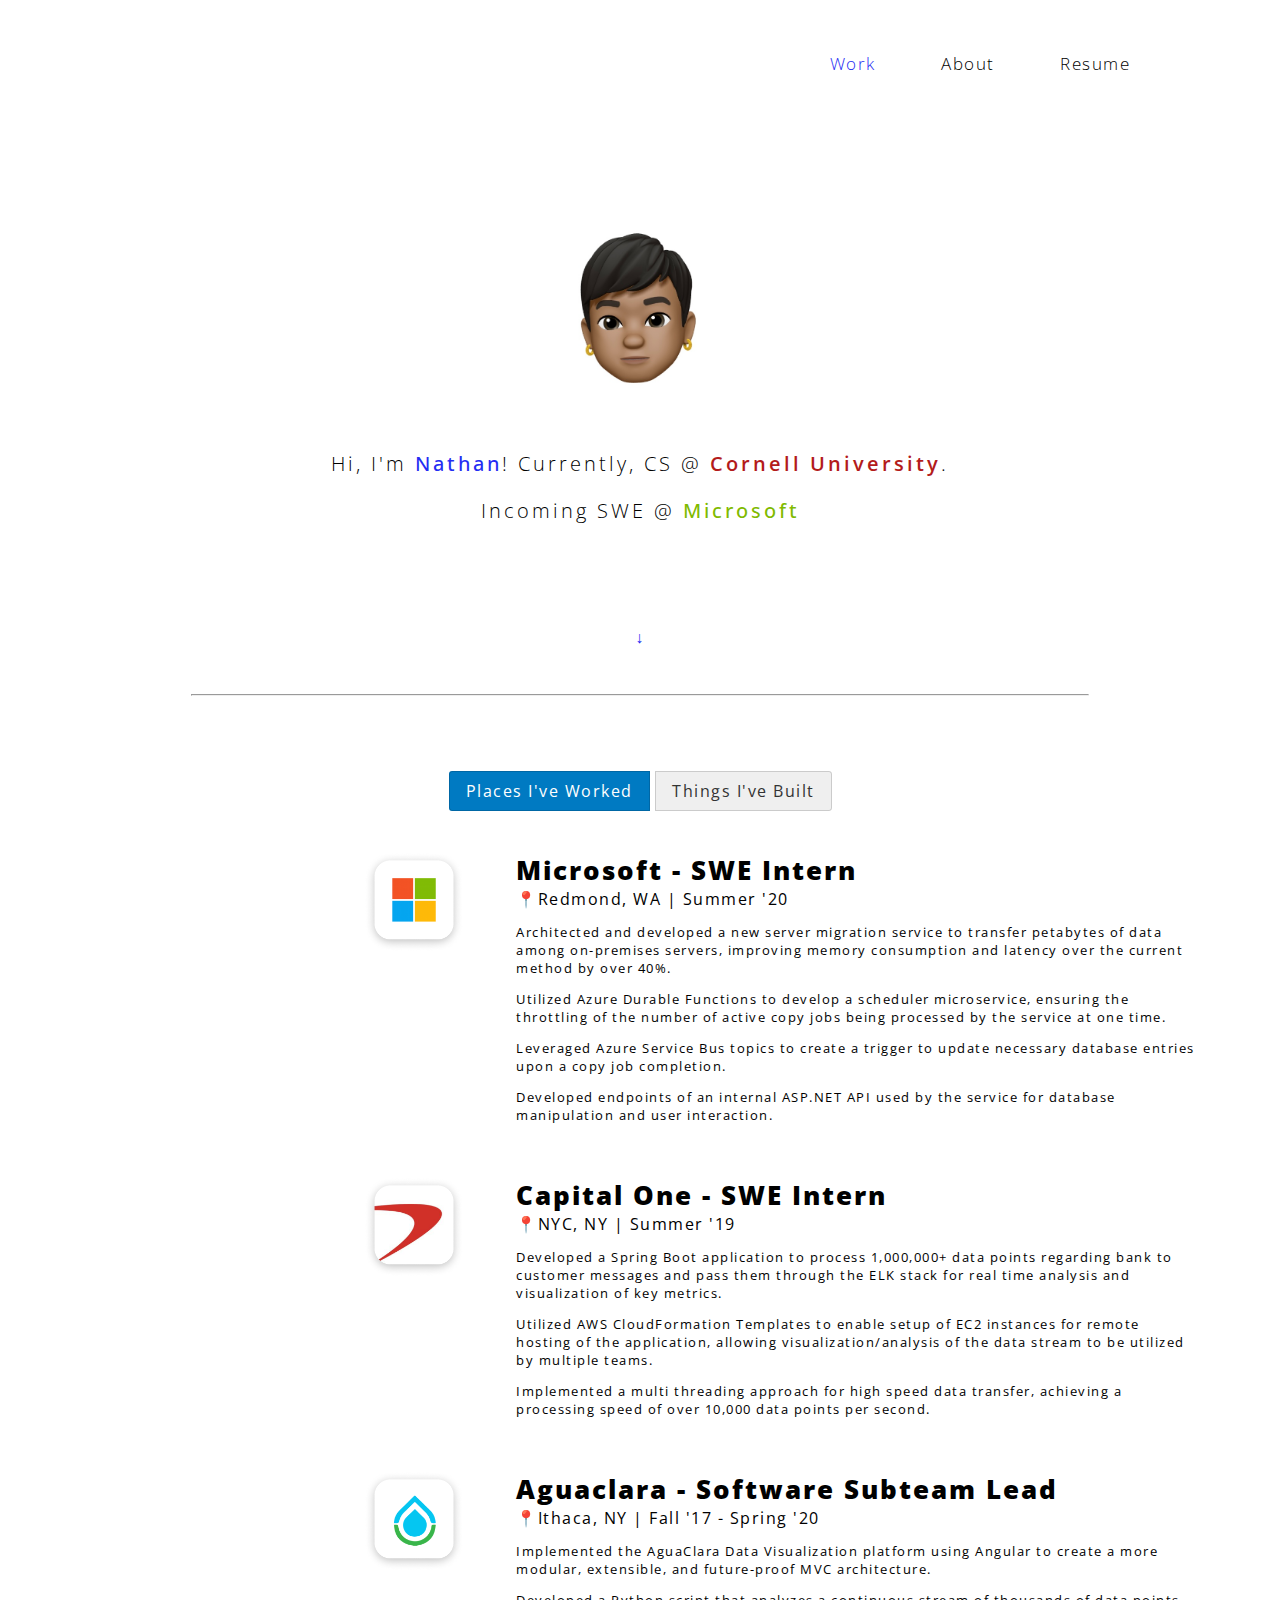
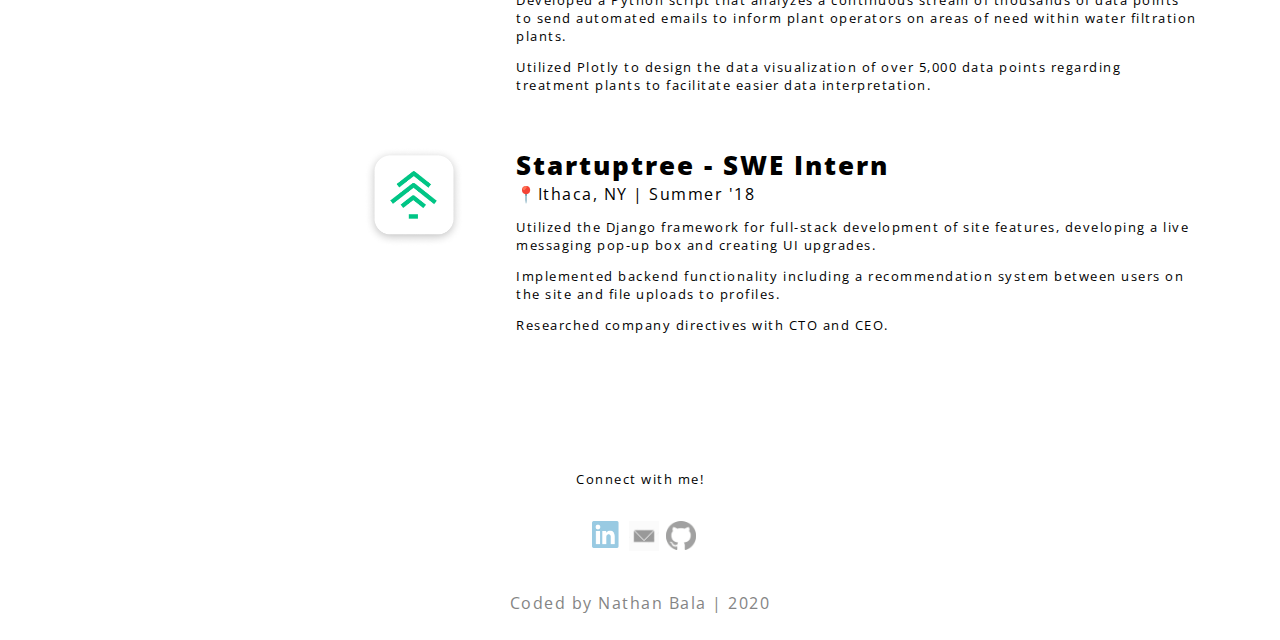
<file: index.html>
<!DOCTYPE html>
<html>

<head>
  <meta charset="UTF-8" />
  <meta name="viewport" content="width=device-width, initial-scale=1" />
  <script src="https://ajax.googleapis.com/ajax/libs/jquery/3.4.1/jquery.min.js"></script>
  <link rel="stylesheet" type="text/css" href="styles/all.css" media="all" />
  <link rel="shortcut icon" href="pictures/fav.png" />
</head>

<div style="width:100vw;
   height:100vh;">
<body>
  <br>

  <nav style="float: right; margin-right: 100px; margin-top: 10px" id="menu">
    <ul>
    <li class=navhover><a class =current_page href="index.html" style="color: #252CF3; font-size: 17px;">Work</a></li>
    <p class=inline> </p>
      <li class = navhover><a href="about.html" style="font-size: 17px;">About</a></li>
    <p class=inline> </p>
    <li class=navhover> <a href =https://drive.google.com/file/d/1cPNRyimsZ0O4V-gSvSApREAiOGwYm933/view?usp=sharing target="_blank" style="font-size: 17px;">Resume</a></li>
    </ul>
  </nav>

<header>
</header>

<br>
<br>
<br>
<br>
  <img src="pictures/man_apple1.png" alt="mancomputer" style="display: block;
  margin-left: auto;
  margin-right: auto;
  max-height:20%;
  max-width:20%">


  <p class='emph' style="margin-top: 50px">Hi, I'm <span class=' pink'>Nathan</span>! Currently, CS @ <span style="color: #B31B1B; font-weight: 600;">Cornell University</span>.</p>
<p class='emph'>Incoming SWE @ <span class=' pink' style="color: #7FBA00">Microsoft</span> </p>

<br>
<br>
<br>
<p class='bounce' style="color: #252CF3;">↓</p>
<br>
<hr style="background-color: #ededed; color: black; width: 70%; ">
<br>
<br>




<div id="toggle_area">
  <div class="switch-field" style='text-align: center; padding-bottom: 30px'>
    <input type="radio" id="switch_left" name="switch_2" value="yes" checked onclick='switch_to_Experience()'/>
    <label for="switch_left">Places I've Worked</label>
    <input type="radio" id="switch_right" name="switch_2" value="no" onclick='switch_to_Project()'/>
    <label for="switch_right">Things I've Built</label>
  </div>
</div>
<div id="experience">
  <div class="row">
    <div class="column left">
      <a href="https://microsoft.com" target="_blank">
    <img class=work src="pictures/microsoft_icon.png" alt="nah" style="width: 100px;
    height: auto;
    padding-left: 185%;
    max-width: 100%;
    transition: transform 0.2s;
    padding-bottom: 40px;"/>
    </a>
    </div>
  <div class="column right" style="padding-left: 25%">
      <h3 style='margin-top:0px; padding-top: 0px;'> Microsoft - SWE Intern</h3>
      <a style='margin-top:0px; padding-top: 0px;'> 📍Redmond, WA | Summer '20</a>
      <p style="text-align: left; font-size:13px"> Architected and developed a new server migration service to transfer petabytes of data among on-premises servers, improving memory consumption and latency over the current method by over 40%.</p>
      <p style="text-align: left; font-size:13px"> Utilized Azure Durable Functions to develop a scheduler microservice, ensuring the throttling of the number of active copy jobs being processed by the service at one time.</p>
      <p style="text-align: left; font-size:13px"> Leveraged Azure Service Bus topics to create a trigger to update necessary database entries upon a copy job completion.</p>
      <p style="text-align: left; font-size:13px"> Developed endpoints of an internal ASP.NET API used by the service for database manipulation and user interaction.</p>
  </div>
  </div>
  <div class="row">
    <div class="column left">
      <a href="https://www.capitalone.com/tech/" target="_blank">
      <img class=work src="pictures/capitalone_icon.png" alt="nah" style="width: 100px;
      height: auto;
      padding-left: 185%;
      max-width: 100%;
      transition: transform 0.2s;
      padding-bottom: 40px;"/>
    </a>
    </div>
  <div class="column right" style="padding-left: 25%">
      <h3 style='margin-top:0px; padding-top: 0px; '> Capital One - SWE Intern</h3>
      <a style='margin-top:0px; padding-top: 0px;'> 📍NYC, NY | Summer '19</a>
      <p style="text-align: left; font-size:13px">Developed a Spring Boot application to process 1,000,000+ data points regarding bank to customer messages and pass them through the ELK stack for real time analysis and visualization of key metrics.</p>
      <p style="text-align: left; font-size:13px">Utilized AWS CloudFormation Templates to enable setup of EC2 instances for remote hosting of the application, allowing visualization/analysis of the data stream to be utilized by multiple teams.  </p>
      <p style="text-align: left; font-size:13px">Implemented a multi threading approach for high speed data transfer, achieving a processing speed of over 10,000 data points per second.  </p>

  </div>
  </div>

  <div class="row">
    <div class="column left">
      <a href="http://aguaclara.cornell.edu/" target="_blank">
      <img class=work src="pictures/aguaclara_icon.png" alt="nah" style="width: 100px;
      height: auto;
      padding-left: 185%;
      max-width: 100%;
      transition: transform 0.2s;
      padding-bottom: 40px;"/>
      </a>
    </div>
  <div class="column right" style="padding-left: 25%">
      <h3 style='margin-top:0px; padding-top: 0px;'> Aguaclara - Software Subteam Lead</h3>
      <a style='margin-top:0px; padding-top: 0px; '> 📍Ithaca, NY | Fall '17 - Spring '20</a>
      <p style="text-align: left; font-size:13px">Implemented the AguaClara Data Visualization platform using Angular to create a more modular, extensible, and future-proof MVC architecture.</p>
      <p style="text-align: left; font-size:13px">Developed a Python script that analyzes a continuous stream of thousands of data points to send automated emails to inform plant operators on areas of need within water filtration plants. </p>
      <p style="text-align: left; font-size:13px">Utilized Plotly to design the data visualization of over 5,000 data points regarding treatment plants to facilitate easier data interpretation.</p>
  </div>
  </div>

  <div class="row">
    <div class="column left">
      <a href="https://join.startuptree.co/" target="_blank">
      <img class=work src="pictures/startuptree_icon.png" alt="nah" style="width: 100px;
      height: auto;
      padding-left: 185%;
      max-width: 100%;
      transition: transform 0.2s;
      padding-bottom: 40px;"/>
    </a>
    </div>
  <div class="column right" style="padding-left: 25%">
      <h3 style='margin-top:0px; padding-top: 0px; '> Startuptree - SWE Intern</h3>
      <a style='margin-top:0px; padding-top: 0px;'> 📍Ithaca, NY | Summer '18</a>
      <p style="text-align: left; font-size:13px">Utilized the Django framework for full-stack development of site features, developing a live messaging pop-up box and creating UI upgrades. </p>
      <p style="text-align: left; font-size:13px">Implemented backend functionality including a recommendation system between users on the site and file uploads to profiles. </p>
      <p style="text-align: left; font-size:13px">Researched company directives with CTO and CEO.</p>
  </div>
  </div>
</div>

<div id="projects" style='display: none; padding-left:20px'>
  <div class="row"  style='padding-left:60px'>
    <div class="column left">
      <img class=work src="pictures/traffic.png" alt="nah" style="width: 250%;
      height: auto;
      padding-left: 145%%;
      transition: transform 0.2s;
      padding-bottom: 40px;"/>
    </div>
  <div class="column right" style="padding-left: 25%">
      <h3 style='margin-top:0px; padding-top: 0px;'>Human and Autonomous Vehicle Simulation, Calibration, and Optimization (HAVSIM)</h3>
      <a style='margin-top:0px; padding-top: 0px;'>Python</a>
      <a href="https://github.com/ronan-keane/havsim" target="_blank"> <img class='socialbutton' src="pictures/github_pic.png" alt="github icon"/></a>
      <p style="text-align: left; font-size:13px">Worked under Ronan Keane to develop HAVSIM, a differentiable traffic simulator for the calibration and optimization of microscopic (agent-based) traffic simulations.</p>
      <p style="text-align: left; font-size:13px">Implemented and tested various Deep Learning architectures such as convolutional neural networks and LSTMs to accurately predict vehicle trajectories in various situations based on surrounding parameters with 92% accuracy.</p>
      <p style="text-align: left; font-size:13px">Developed and tested calibration APIs for simulation of lane changing traffic flow models. </p>
  </div>
  </div>

  <div class="row"  style='padding-left:60px'>
    <div class="column left">
      <img class=work src="pictures/mariwanna.png" alt="nah" style="width: 250%;
      height: auto;
      padding-left: 145%%;
      transition: transform 0.2s;
      padding-bottom: 40px;"/>
    </div>
  <div class="column right" style="padding-left: 25%">
      <h3 style='margin-top:0px; padding-top: 0px; '>Mariwanna!</h3>
      <a style='margin-top:0px; padding-top: 0px;'>Python, Django, HTML, Javascript, CSS</a>
      <a href="https://github.com/jeffliu6/mariwanna" target="_blank"> <img class='socialbutton' src="pictures/github_pic.png" alt="github icon"/></a>
      <a href="https://mariwanna.herokuapp.com" target="_blank"> <img class='socialbutton' src="pictures/external_link.png" alt="link icon"/></a>
      <p style="text-align: left; font-size:13px">Developed a search engine using the Django web framework to recommend strains of medical marijuana based on users' conditions, desired, undesired effects, flavors, and aromas.</p>
      <p style="text-align: left; font-size:13px">Utilized Latent Dirichlet allocation for topic modeling to more accurately categorize and sort data.</p>
      <p style="text-align: left; font-size:13px">Implemented a custom version of cosine similarity to generate ranked results based off user input queries.</p>
  </div>
  </div>

  <div class="row"  style='padding-left:60px'>
    <div class="column left">
      <img class=work src="pictures/data_viz.png" alt="nah" style="width: 250%;
      height: auto;
      padding-left: 145%%;
      transition: transform 0.2s;
      padding-bottom: 40px;"/>
    </div>
  <div class="column right" style="padding-left: 25%">
      <h3 style='margin-top:0px; padding-top: 0px; '>Remain Silent</h3>
      <a style='margin-top:0px; padding-top: 0px; '>Javascript, HTML, CSS</a>
      <a href="https://github.com/nhbala/USA-PoliceKilling-Viz" target="_blank"> <img class='socialbutton' src="pictures/github_pic.png" alt="github icon"/></a>
      <a href="https://nhbala.github.io/USA-PoliceKilling-Viz/" target="_blank"> <img class='socialbutton' src="pictures/external_link.png" alt="link icon"/></a>
      <p style="text-align: left; font-size:13px">Created a data visualization that seeks to illustrate United States civilians' deaths at the hands of the American Police from 2015 to 2019.</p>
      <p style="text-align: left; font-size:13px">Implemented filters regarding how the individual was killed, if they were armed/fleeing, demographic/average income level of location where the killing took place, and ethnicity </p>
      <p style="text-align: left; font-size:13px">Helped create a second visualization to allow users to view the specific locations where these killings have taken place and filter these out by specific years.</p>
  </div>
</div>

<div class="row"  style='padding-left:60px;'>
  <div class="column left">
    <img class=work src="pictures/quick_maths.png" alt="nah" style="width: 250%;
    height: auto;
    padding-left: 145%%;
    transition: transform 0.2s;
    padding-bottom: 40px;"/>
  </div>
<div class="column right" style="padding-left: 25%">
    <h3 style='margin-top:0px; padding-top: 0px;'>Quick Maths</h3>
    <a style='margin-top:0px; padding-top: 0px;'>Python, Open CV, Tensorflow</a>
    <a href="https://github.com/nhbala/Quick_Maths" target="_blank"> <img class='socialbutton' src="pictures/github_pic.png" alt="github icon"/></a>
    <p style="text-align: left; font-size:13px">Implemented an artificial intelligence system in Python that evaluates handwritten math expressions and equations containing basic arithmetic operations, exponents and trigonometric functions.</p>
    <p style="text-align: left; font-size:13px">Developed a convolutional neural network that recognizes a wide array of different handwriting patterns for specific mathematical symbols. </p>
    <p style="text-align: left; font-size:13px">Utilized computer vision techniques to correctly recognize and separate individual components of expressions and equations. </p>
</div>
</div>

<div class="row"  style='padding-left:60px'>
  <div class="column left">
    <img class=work src="pictures/battle_ships.png" alt="nah" style="width: 250%;
    height: auto;
    padding-left: 145%%;
    transition: transform 0.2s;
    padding-bottom: 40px;"/>
  </div>
<div class="column right" style="padding-left: 25%">
    <h3 style='margin-top:0px; padding-top: 0px; '>Battleships</h3>
    <a style='margin-top:0px; padding-top: 0px;'>OCaml</a>
    <a href="https://github.com/nhbala/OCaml-BattleShips" target="_blank"> <img class='socialbutton' src="pictures/github_pic.png" alt="github icon"/></a>
    <p style="text-align: left; font-size:13px">Implemented the popular boardgame, BattleShips, in the functional programming language OCaml. Supports both a two player mode as well the ability to play against the computer at various difficulty levels</p>
    <p style="text-align: left; font-size:13px">Developed a GUI that dynamically updates based off moves made by the player or by the computer. Designed and built an AI that supported different difficulty levels for the one player mode, including algorithms that dictate the logic behind the difficulty of the AI player. </p>
</div>
</div>
</div>







<footer>
  <p style="text-align: middle; font-size:13px; padding-left: 300px; padding-top: 20px; padding-right:300px">
    Connect with me!
  </p>
  <div class="row socialfooter">
    <a href='https://www.linkedin.com/in/nathan-bala-19b2b612b/' target="_blank"><img class='socialbutton' src="pictures/link.png" alt="Linkedin Icon"/></a>
    <a href="mailto:nb378@cornell.edu"> <img class='socialbutton' src="pictures/email.jpg" alt="Email Icon"/></a>
    <a href="https://github.com/nhbala" target="_blank"> <img class='socialbutton' src="pictures/github_pic.png" alt="github icon"/></a>
  </div>
  <p id = footer> Coded by Nathan Bala | 2020 </p>
  </footer>

  <script>
  function switch_to_Experience() {
      $("#projects").fadeToggle("slow");
      $("#experience").fadeToggle("slow");
    }
    function switch_to_Project() {
      $("#projects").fadeToggle("slow");
      $("#experience").fadeToggle("slow");
    }

  </script>

</body>
</div>

</html>
</file>
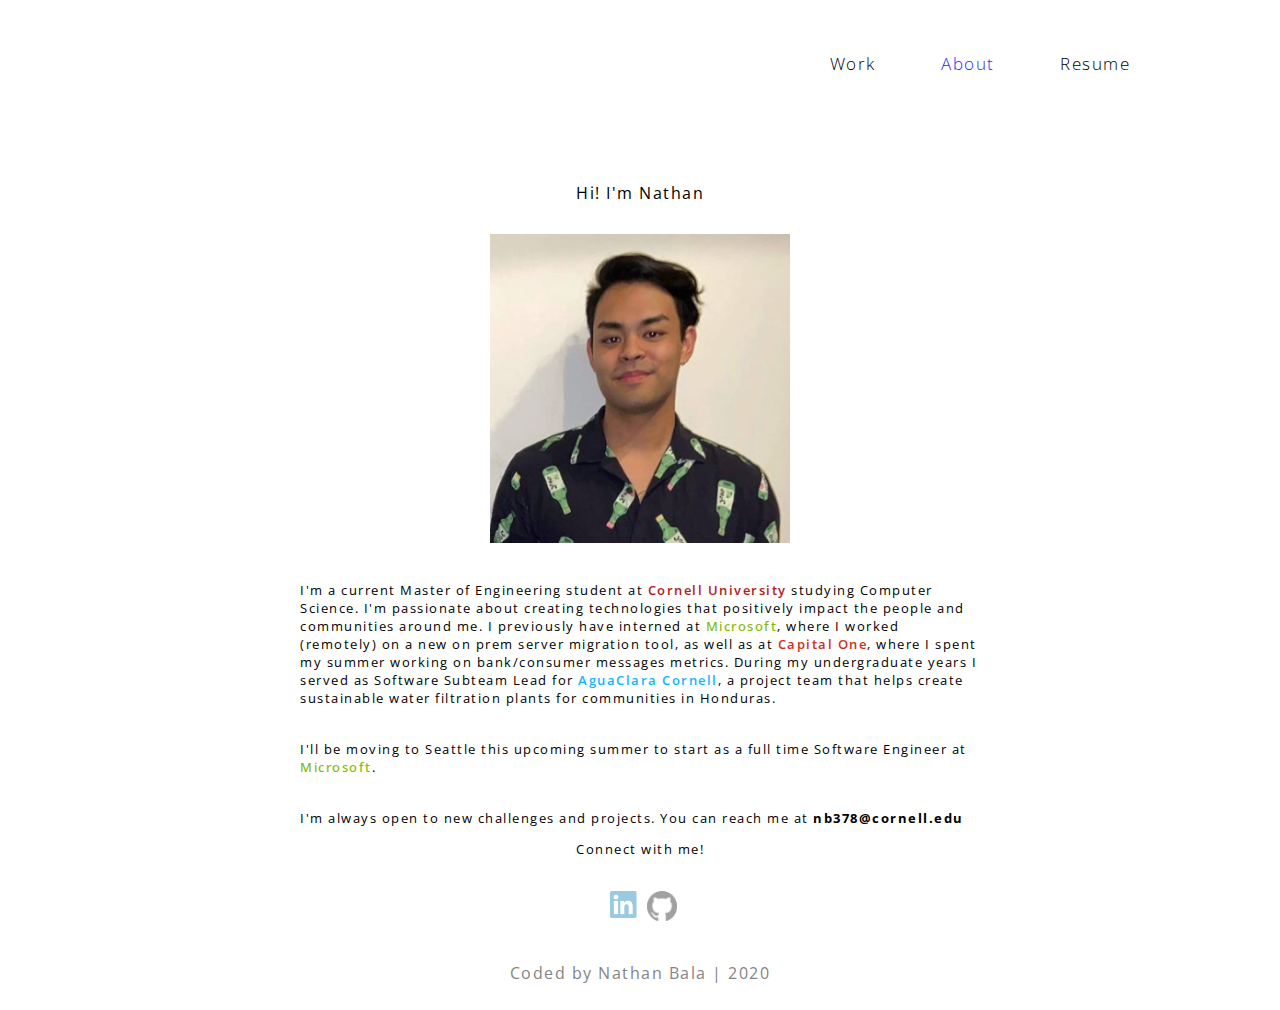
<file: about.html>
<!DOCTYPE html>
<html>

<head>
  <meta charset="UTF-8" />
  <meta name="viewport" content="width=device-width, initial-scale=1" />


  <link rel="stylesheet" type="text/css" href="styles/all.css" media="all" />
  <link rel="shortcut icon" href="pictures/fav.png" />
</head>

<div style="width:100vw;
   height:100vh;">
<body>
  <br>

  <nav style="float: right; margin-right: 100px; margin-top: 10px" id="menu">
    <ul>
    <li class=navhover><a href="index.html" style="font-size: 17px;">Work</a></li>
    <p class=inline> </p>
      <li class = navhover><a class =current_page href="about.html" style="color: #252CF3; font-size: 17px;">About</a></li>
    <p class=inline> </p>
    <li class=navhover> <a href = 'https://drive.google.com/file/d/1cPNRyimsZ0O4V-gSvSApREAiOGwYm933/view?usp=sharing' target="_blank" style="font-size: 17px;">Resume</a></li>
    </ul>
  </nav>


<header style="padding-bottom:15px">
  <header>
    Hi! I'm Nathan
  </header>
  <img src="pictures/about_me_pic.png" alt="nah" style="width: 300px;"/>
  <div style="float: right">
  <p style="text-align: left; font-size:13px; padding-left: 300px; padding-top: 20px; padding-right:300px">I'm a current Master of Engineering student at <span style="color: #B31B1B; font-weight: 600;">Cornell University</span> studying Computer Science. I'm passionate about creating technologies that positively impact the people and communities around me.
  I previously have interned at <span class=' pink' style="color: #7FBA00">Microsoft</span>, where I worked (remotely) on a new on prem server migration tool, as well as at <span style="color: #d22e1e; font-weight: 600;">Capital One</span>, where I spent my summer working on bank/consumer messages metrics. During my undergraduate years I served as Software Subteam Lead for
<span style="color: #12b6fc; font-weight: 600;">AguaClara Cornell</span>, a project team that helps create sustainable water filtration plants for communities in Honduras.
<p style="text-align: left; font-size:13px; padding-left: 300px; padding-top: 20px; padding-right:300px">
  I'll be moving to Seattle this upcoming summer to start as a full time Software Engineer at <span class=' pink' style="color: #7FBA00">Microsoft</span>.
</p>
<p style="text-align: left; font-size:13px; padding-left: 300px; padding-top: 20px; padding-right:300px">
  I'm always open to new challenges and projects. You can reach me at <b>nb378@cornell.edu</b>
</p>
</div>
</header>






<br>
<br>
<br>
<br>
<br>
<br>








<footer>
  <p style="text-align: middle; font-size:13px; padding-left: 300px; padding-top: 20px; padding-right:300px">
    Connect with me!
  </p>
  <div class="row socialfooter">
    <a href='https://www.linkedin.com/in/nathan-bala-19b2b612b/' target="_blank"><img class='socialbutton' src="pictures/link.png" alt="Linkedin Icon"/></a>
    <a href="https://github.com/nhbala" target="_blank"> <img class='socialbutton' src="pictures/github_pic.png" alt="github icon"/></a>
  </div>
  <p id = footer> Coded by Nathan Bala | 2020 </p>
  </footer>


</body>
</div>

</html>
</file>
<file: styles/all.css>
@import url('https://fonts.googleapis.com/css?family=Open+Sans:300,400,600,700,800&display=swap');

.switch-field {
  padding: 2em;
	overflow: hidden;
}

.switch-title {
  margin-bottom: 0.5em;
  opacity:.5;
}

.switch-field input {
  display: none;
}



.switch-field label {
  background-color: #efefef;
  color: #333;
  font-size: 1em;
  font-weight: normal;
  text-align: center;
  text-shadow: none;
  padding: 0.5em 1em;
  border: 0.05em solid rgba(0, 0, 0, 0.15);
  -webkit-transition: all 0.1s ease-in-out;
  -moz-transition:    all 0.1s ease-in-out;
  -ms-transition:     all 0.1s ease-in-out;
  -o-transition:      all 0.1s ease-in-out;
  transition:         all 0.1s ease-in-out;
}

.switch-field label:hover {
	cursor: pointer;
}

.switch-field input:checked + label {
  background-color: #007ac2;
	color: white;
}

.switch-field label:first-of-type {
  border-radius: 3px 0 0 3px;
}

.switch-field label:last-of-type {
  border-radius: 0 3px 3px 0;
}




html {
  font-family: 'Open Sans', sans-serif;
  letter-spacing: 1.5px;
  background-color: white;
  width: 1440px;
  margin: 0 auto;
  }

  h1 {
    color: black;
    font-weight: 800;
    font-size: 60px;
    letter-spacing: 10px;
    padding: 2px;
    margin: 2px;
  }

  h2 {
    color: black;
    text-align: left;
    padding: 0px;
    margin: 0px;
    font-size: 38px;
    font-weight: 800;
    letter-spacing: 3px;
    padding-left: 30px;
  }

  #hello{
    padding-top: 30px;
  }

  header {
    padding: 80px 0 20px;
    text-align: center;
    margin-bottom: 10px;
  }

  #me{
    width: 65%;
    height: auto;
    padding-left: 30%;
    padding-top: 75px;
    padding-bottom: 140px;

  }


  header #title {
    padding: 10px;
  }

  #menu {
    display: inline;
  }

  #menu ul {
    margin: 10px;
    padding: 10px;
    list-style: none;
    text-align: center;
  }

  li a {
    text-decoration: none;
    color: black;
    margin: 5px;
    padding: 5px;
    font-size: 20px;
    font-weight: 300;
  }


  #menu li {
    margin: 10px;
    padding: 10px;
    display: inline;
  }

  footer {
    padding: 10px 10px;
    padding-top: 70px;
    text-align: center;
  }

  .textlink{
    text-decoration: none;
    color: #252CF3;
  }

  #footer{
    color: #848484;
    font-size: 16px;
  }
  body {
    margin: 0 auto;
  }

  .b{
    font-weight: 600;
  }

  .top-nav {
    float: right;
  }


    .current_page {
    color: #252CF3;
    font-weight: 2px;
  }


  .emph{
    font-size: 20px;
    font-weight: 300;
    margin-left: 200px;
    margin-right: 200px;
    letter-spacing: 3px;
  }

  .pink{
    color: #252CF3;
    font-weight: 500;
  }

  .socialbutton{
    width: 30px;
    opacity: .4;
    margin-left: 7px;
  }

  .socialfooter{
    justify-content: center;
  }
  .main{
    padding-top: 25px;
    padding-bottom: 0px;
    text-align: left;
    padding-right: 30%;
    padding-left: 4%;
    font-weight: 500;
    font-size: 16px;
  }


  .about{
    padding: 24px;
    border-style: solid;
    border-color: black;
    border-width: 3px;
    margin-left: 30%;
    margin-right: 30%;

  }

  .form_error {
    color: red;
  }

  .hidden {
    display: none;
  }

  p{
    text-align: center;
  }

  .center{
    text-align: center;
  }

  .confirmation{
    padding: 24px;
    border-style: solid;
    border-color: black;
    border-width: 3px;
    margin-left: 35%;
    margin-right: 35%;

  }

  .confirm{
    text-align: left;
    padding-left: 10%;
  }

  .row {
    display: flex;
    padding: 20px;
    overflow-x: hidden;
  }

  .column {
    float: left;
    width: 50%;
  }

  .c3{
    flex-grow: 1
  }

  .left{
    width: 15%;
  }

  .right{
    width: 55%;
  }

  .self{
    width: 80%;
    height: auto;
    padding:35px;
  }
  .descr{
    padding-right: 20%;
    text-align: left;
    padding-bottom: 65px;
    font-size: 18px;
  }

  .indent{
    text-align: left;
    padding-left: 250px;
    padding-right: 250px;
    padding-top: 12px;
  }

  h3{
    font-size: 26px;
    padding-bottom: 0px;
    margin-bottom: 0px;
    letter-spacing: 2px;
    font-weight: 800;
  }

  .numlist{
    text-align: left;
    padding-left: 300px;
    padding-right: 250px;
    padding-top: 0px;
  }

  .projecthead{
    font-size: 30px;
    font-weight: 500;
    text-align: center;
  }
  .inline{
    display: inline;
  }

  .leftimg{
    width: 90%;
    height: auto;
  }
  .rightimg{
    width: 80%;
    height: auto;
  }

  .projectimg{
    width: 80%;
    height: auto;
  }

  .projectheadimg{
    width: 65%;
    height: auto;
  }


  .work:hover {
    transform: scale(1.05);
}

  h4{
    padding-top: 0px;
    margin-top: 5px;
    margin-bottom: 30px;
    font-weight: 400;
    font-size: 16px;

  }
  .button{
    text-decoration: none;
    text-align: left;
    font-weight: 400;
    color:  black;
    background-color: white;
    border-style: solid;
    padding: 8px;
    border-width: 1px;
    border-radius: 12px;
    padding-left: 20px;
    padding-right: 20px;
  }


  .notbutton{
    text-decoration: none;
    text-align: left;
    font-weight: 600;
    color: white;
    background-color: black;
    padding: 18px;
    display: inline;
    font-size: 15px;
    margin-right: 700px;
  }

  .ital{
    font-weight: 300;
    font-size: 28px;
  }

  .selfh2{
    text-align: center;
    font-size: 32px;
  }

  .caption{
    padding:0px;
    margin: 0px;
  }


  .button:hover{
    opacity: .7;
    color: black;
  }

  h5{
    font-weight: 600;
    font-size: 14px;
    font-style: italic;
    padding-bottom: 10px;
    margin-bottom: 0px;
    color: #b51353;
    opacity: .9;

  }

  .list{
    padding-top: 2px;
    margin: 0px;
    text-align: left;
    font-size: 13px;
    font-weight: 500;
  }

  span.wave {
    animation-name: wave-animation;
    animation-duration: 2.5s;
    animation-iteration-count: infinite;
    transform-origin: 70% 70%;
    display: inline-block;
  }

  @keyframes wave-animation {
      0% { transform: rotate(  0.0deg) }
     10% { transform: rotate(-10.0deg) }
     20% { transform: rotate( 12.0deg) }
     30% { transform: rotate(-10.0deg) }
     40% { transform: rotate(  9.0deg) }
     50% { transform: rotate(  0.0deg) }
    100% { transform: rotate(  0.0deg) }
  }


  .bounce {
    animation-name: bounce-animation;
    animation-duration: 3.5s;
    animation-iteration-count: infinite;
    transform-origin: 70% 70%;
  }

  @keyframes bounce-animation {
      0% { transform: translateY(  7px) }
     10% { transform: translateY(0px) }
     20% { transform: translateY( 7px) }
     30% { transform: translateY(0px) }
     40% { transform: translateY(  7px) }
     50% { transform: translateY(  0px) }
     60% { transform: translateY( 7px) }
     70% { transform: translateY(0px) }
     80% { transform: translateY(  7px) }
     90% { transform: translateY(  0px) }
    100% { transform: translateY(  7px) }
  }

  .center {
  display: block;
  margin-left: auto;
  margin-right: auto;
  width: 50%;
}
</file>
